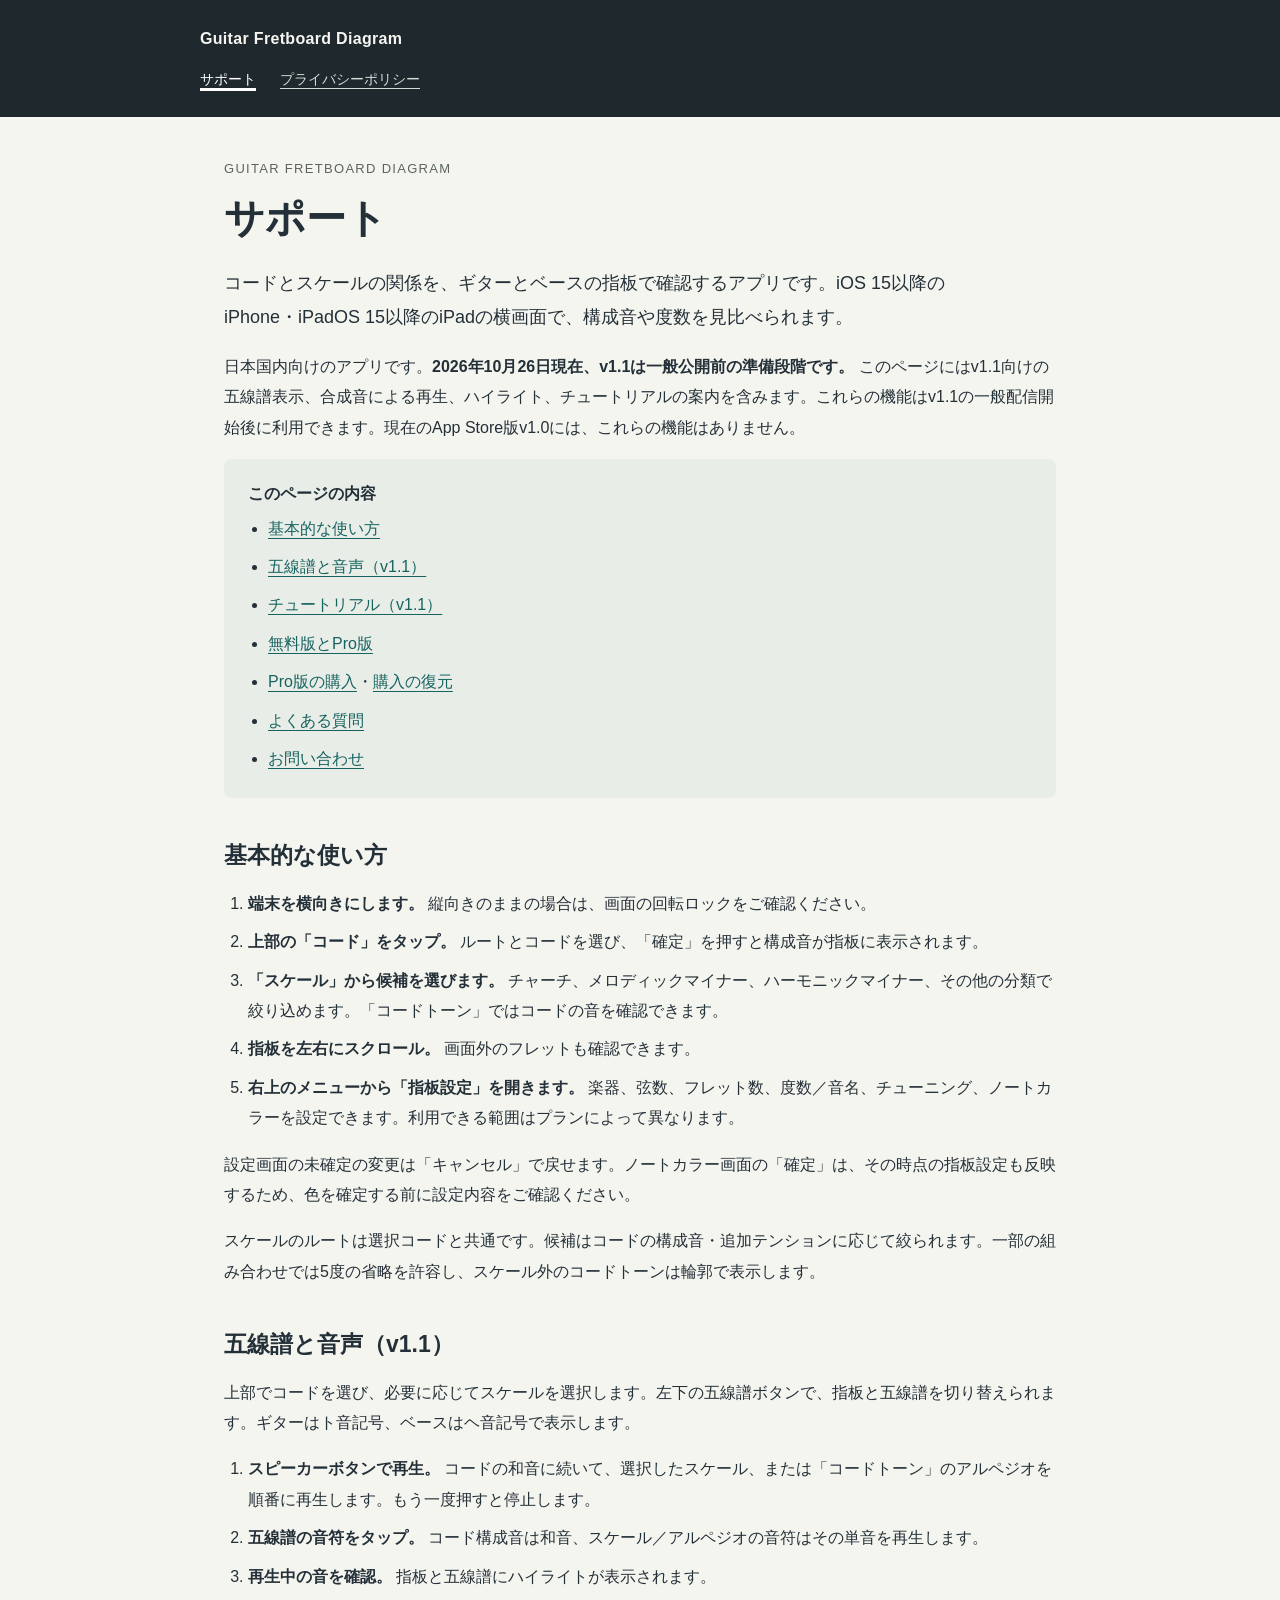
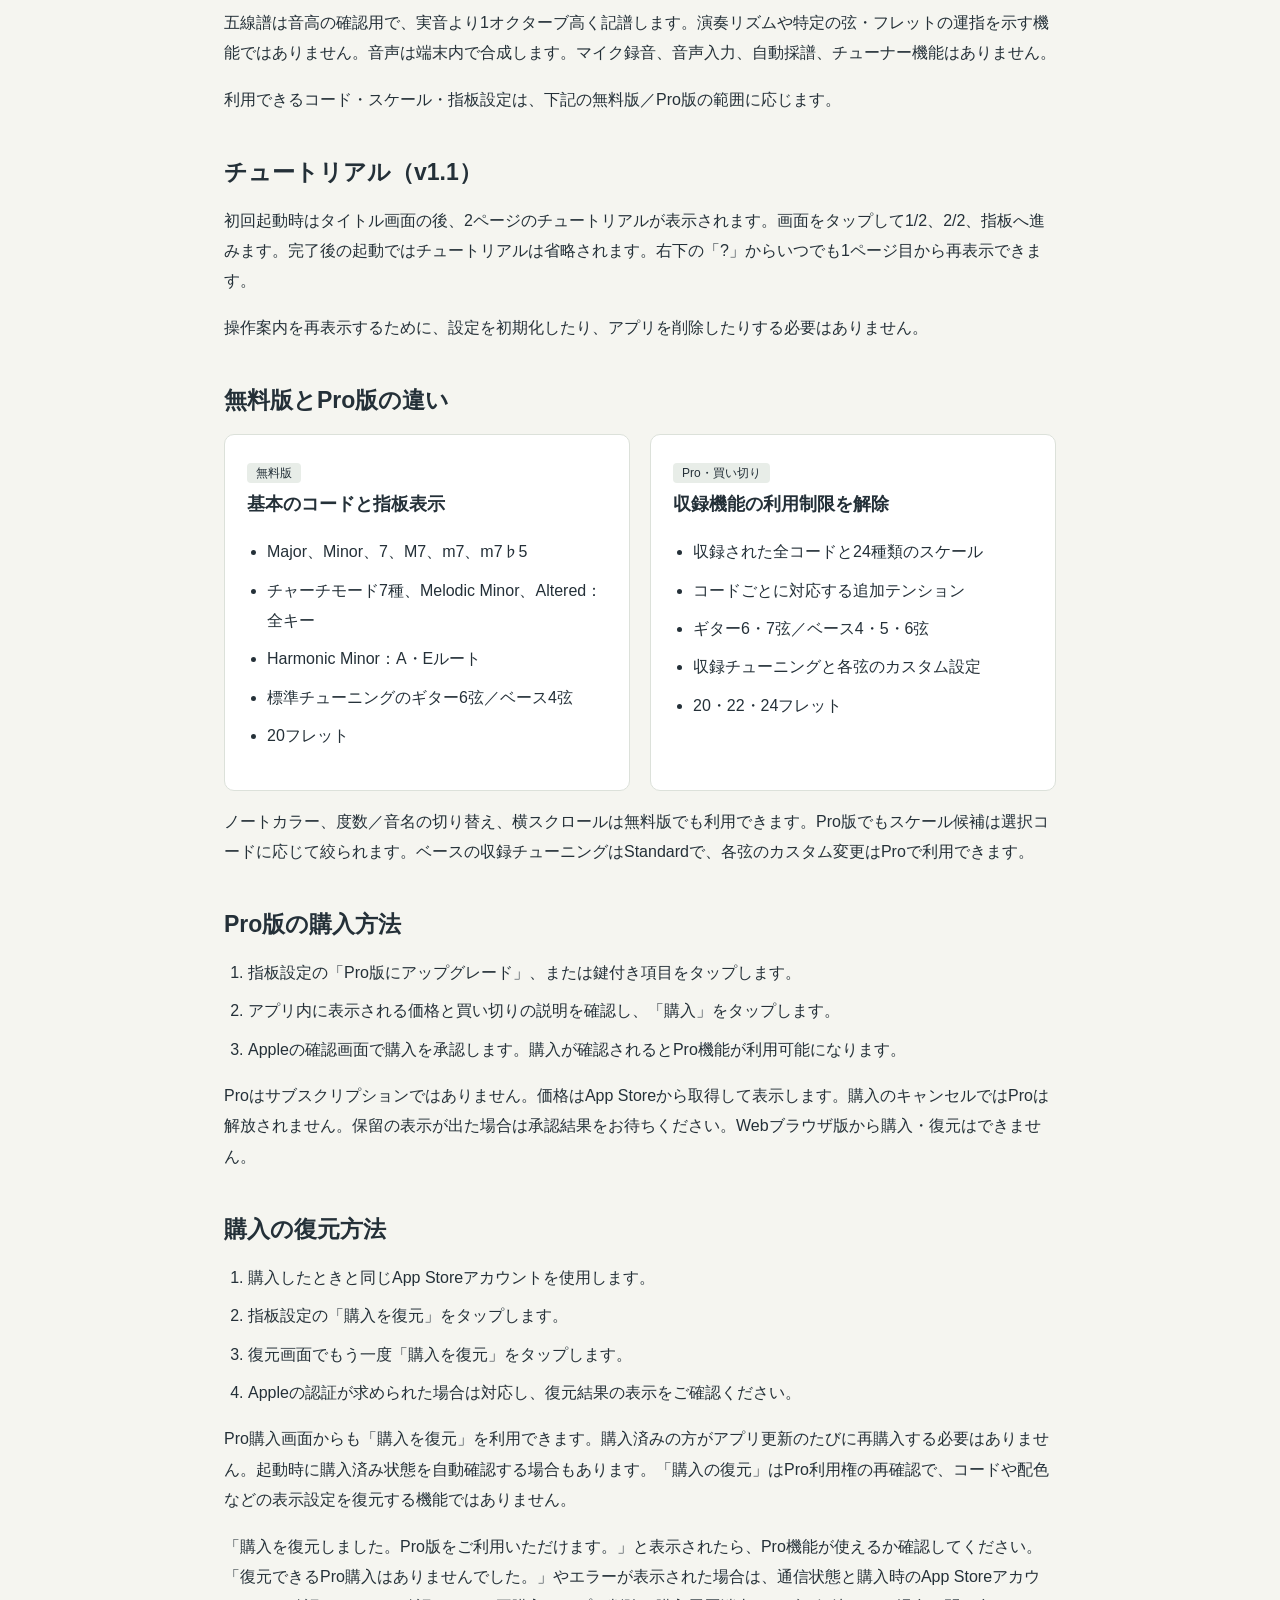
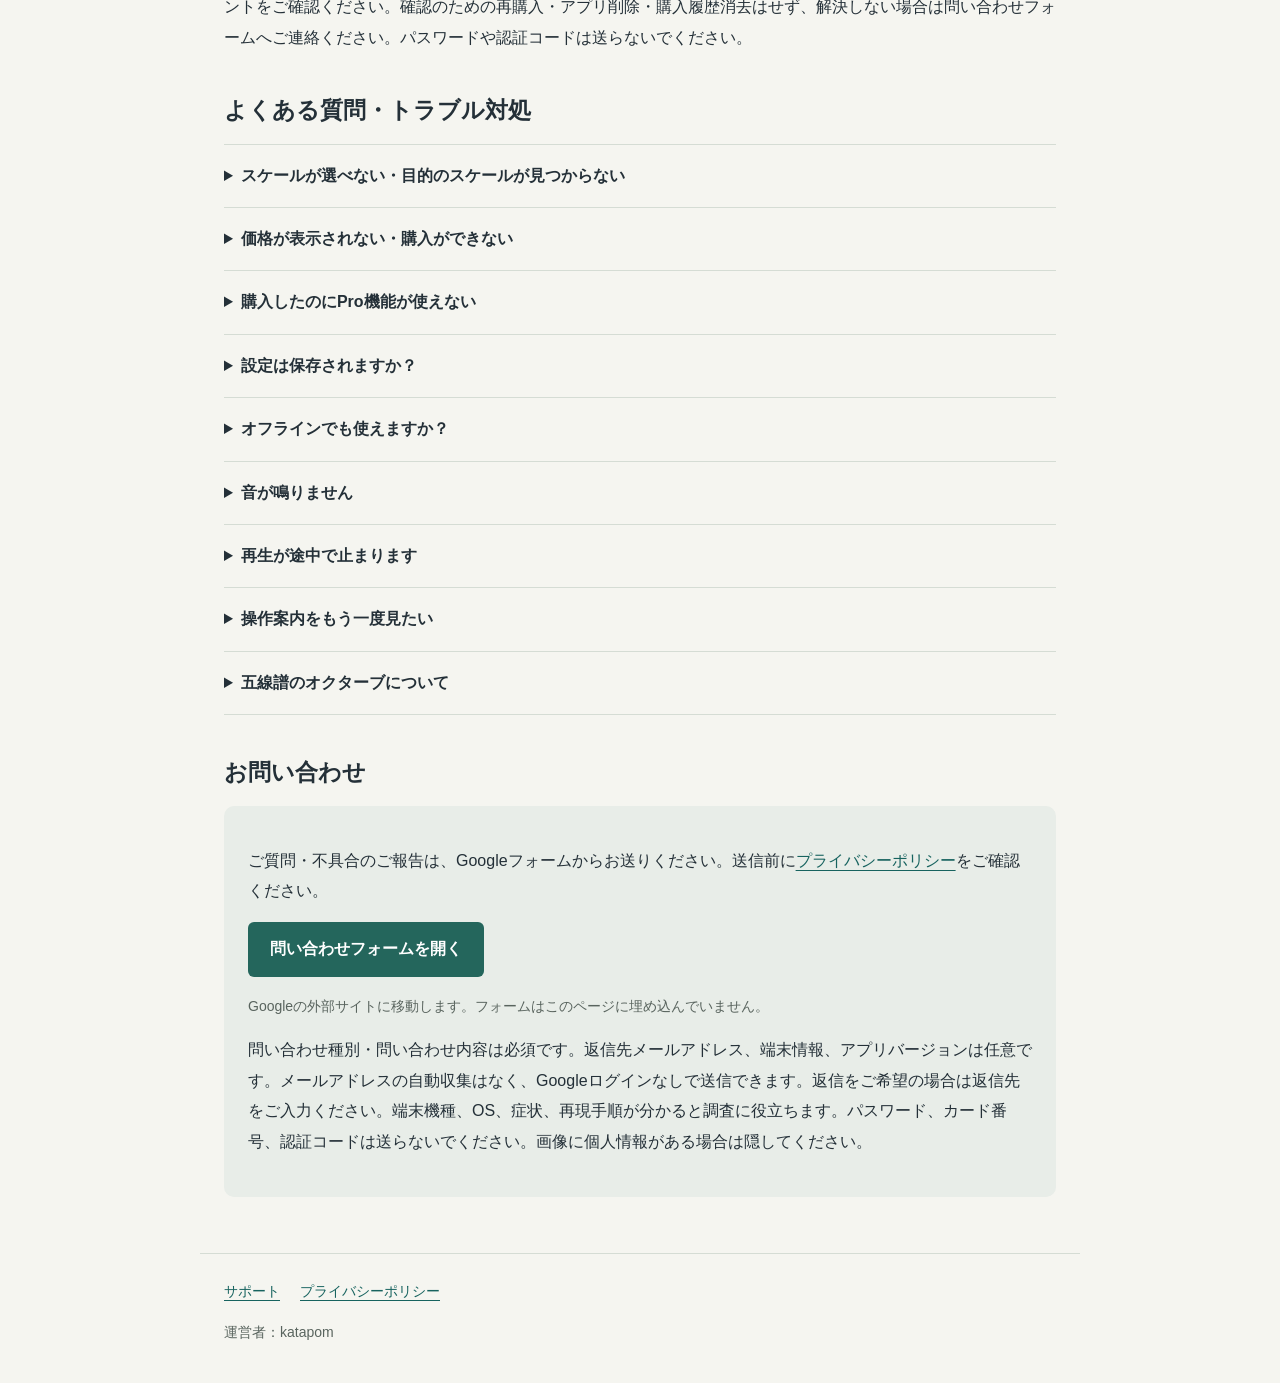
<file: index.html>
<!doctype html>
<html lang="ja"><head><meta charset="utf-8"><meta name="viewport" content="width=device-width, initial-scale=1"><meta name="referrer" content="no-referrer"><meta name="description" content="Guitar Fretboard Diagramのサポート。"><title>サポート | Guitar Fretboard Diagram</title><link rel="stylesheet" href="styles.css"></head>
<body><a class="skip" href="#main">本文へ移動</a><header class="site-header"><a class="brand" href="index.html">Guitar Fretboard Diagram</a><nav aria-label="ページ案内"><a href="index.html" aria-current="page">サポート</a><a href="privacy.html">プライバシーポリシー</a></nav></header><main id="main"><p class="eyebrow">GUITAR FRETBOARD DIAGRAM</p><h1>サポート</h1><p class="lead">コードとスケールの関係を、ギターとベースの指板で確認するアプリです。iOS 15以降のiPhone・iPadOS 15以降のiPadの横画面で、構成音や度数を見比べられます。</p><p>日本国内向けのアプリです。<strong>2026年10月26日現在、v1.1は一般公開前の準備段階です。</strong> このページにはv1.1向けの五線譜表示、合成音による再生、ハイライト、チュートリアルの案内を含みます。これらの機能はv1.1の一般配信開始後に利用できます。現在のApp Store版v1.0には、これらの機能はありません。</p>
<nav class="toc" aria-label="目次"><strong>このページの内容</strong><ul><li><a href="#basics">基本的な使い方</a></li><li><a href="#notation-audio">五線譜と音声（v1.1）</a></li><li><a href="#tutorial">チュートリアル（v1.1）</a></li><li><a href="#plans">無料版とPro版</a></li><li><a href="#purchase">Pro版の購入</a>・<a href="#restore">購入の復元</a></li><li><a href="#faq">よくある質問</a></li><li><a href="#contact">お問い合わせ</a></li></ul></nav>
<section id="basics"><h2>基本的な使い方</h2><ol><li><strong>端末を横向きにします。</strong> 縦向きのままの場合は、画面の回転ロックをご確認ください。</li><li><strong>上部の「コード」をタップ。</strong> ルートとコードを選び、「確定」を押すと構成音が指板に表示されます。</li><li><strong>「スケール」から候補を選びます。</strong> チャーチ、メロディックマイナー、ハーモニックマイナー、その他の分類で絞り込めます。「コードトーン」ではコードの音を確認できます。</li><li><strong>指板を左右にスクロール。</strong> 画面外のフレットも確認できます。</li><li><strong>右上のメニューから「指板設定」を開きます。</strong> 楽器、弦数、フレット数、度数／音名、チューニング、ノートカラーを設定できます。利用できる範囲はプランによって異なります。</li></ol><p>設定画面の未確定の変更は「キャンセル」で戻せます。ノートカラー画面の「確定」は、その時点の指板設定も反映するため、色を確定する前に設定内容をご確認ください。</p><p>スケールのルートは選択コードと共通です。候補はコードの構成音・追加テンションに応じて絞られます。一部の組み合わせでは5度の省略を許容し、スケール外のコードトーンは輪郭で表示します。</p></section>
<section id="notation-audio"><h2>五線譜と音声（v1.1）</h2>
<p>上部でコードを選び、必要に応じてスケールを選択します。左下の五線譜ボタンで、指板と五線譜を切り替えられます。ギターはト音記号、ベースはヘ音記号で表示します。</p>
<ol><li><strong>スピーカーボタンで再生。</strong> コードの和音に続いて、選択したスケール、または「コードトーン」のアルペジオを順番に再生します。もう一度押すと停止します。</li><li><strong>五線譜の音符をタップ。</strong> コード構成音は和音、スケール／アルペジオの音符はその単音を再生します。</li><li><strong>再生中の音を確認。</strong> 指板と五線譜にハイライトが表示されます。</li></ol>
<p>五線譜は音高の確認用で、実音より1オクターブ高く記譜します。演奏リズムや特定の弦・フレットの運指を示す機能ではありません。音声は端末内で合成します。マイク録音、音声入力、自動採譜、チューナー機能はありません。</p>
<p>利用できるコード・スケール・指板設定は、下記の無料版／Pro版の範囲に応じます。</p></section>
<section id="tutorial"><h2>チュートリアル（v1.1）</h2><p>初回起動時はタイトル画面の後、2ページのチュートリアルが表示されます。画面をタップして1/2、2/2、指板へ進みます。完了後の起動ではチュートリアルは省略されます。右下の「?」からいつでも1ページ目から再表示できます。</p><p>操作案内を再表示するために、設定を初期化したり、アプリを削除したりする必要はありません。</p></section>
<section id="plans"><h2>無料版とPro版の違い</h2><div class="cards"><article class="card"><span class="tag">無料版</span><h3>基本のコードと指板表示</h3><ul><li>Major、Minor、7、M7、m7、m7♭5</li><li>チャーチモード7種、Melodic Minor、Altered：全キー</li><li>Harmonic Minor：A・Eルート</li><li>標準チューニングのギター6弦／ベース4弦</li><li>20フレット</li></ul></article><article class="card"><span class="tag">Pro・買い切り</span><h3>収録機能の利用制限を解除</h3><ul><li>収録された全コードと24種類のスケール</li><li>コードごとに対応する追加テンション</li><li>ギター6・7弦／ベース4・5・6弦</li><li>収録チューニングと各弦のカスタム設定</li><li>20・22・24フレット</li></ul></article></div><p>ノートカラー、度数／音名の切り替え、横スクロールは無料版でも利用できます。Pro版でもスケール候補は選択コードに応じて絞られます。ベースの収録チューニングはStandardで、各弦のカスタム変更はProで利用できます。</p></section>
<section id="purchase"><h2>Pro版の購入方法</h2><ol><li>指板設定の「Pro版にアップグレード」、または鍵付き項目をタップします。</li><li>アプリ内に表示される価格と買い切りの説明を確認し、「購入」をタップします。</li><li>Appleの確認画面で購入を承認します。購入が確認されるとPro機能が利用可能になります。</li></ol><p>Proはサブスクリプションではありません。価格はApp Storeから取得して表示します。購入のキャンセルではProは解放されません。保留の表示が出た場合は承認結果をお待ちください。Webブラウザ版から購入・復元はできません。</p></section>
<section id="restore"><h2>購入の復元方法</h2><ol><li>購入したときと同じApp Storeアカウントを使用します。</li><li>指板設定の「購入を復元」をタップします。</li><li>復元画面でもう一度「購入を復元」をタップします。</li><li>Appleの認証が求められた場合は対応し、復元結果の表示をご確認ください。</li></ol><p>Pro購入画面からも「購入を復元」を利用できます。購入済みの方がアプリ更新のたびに再購入する必要はありません。起動時に購入済み状態を自動確認する場合もあります。「購入の復元」はPro利用権の再確認で、コードや配色などの表示設定を復元する機能ではありません。</p><p>「購入を復元しました。Pro版をご利用いただけます。」と表示されたら、Pro機能が使えるか確認してください。「復元できるPro購入はありませんでした。」やエラーが表示された場合は、通信状態と購入時のApp Storeアカウントをご確認ください。確認のための再購入・アプリ削除・購入履歴消去はせず、解決しない場合は問い合わせフォームへご連絡ください。パスワードや認証コードは送らないでください。</p></section>
<section id="faq"><h2>よくある質問・トラブル対処</h2>
<details><summary>スケールが選べない・目的のスケールが見つからない</summary><p>先にコードを選んでください。候補はコードと追加テンションに応じて変わります。分類を「すべて」に戻して確認してください。候補にないスケールを単独で選ぶことはできません。鍵付き候補はPro限定です。</p></details>
<details><summary>価格が表示されない・購入ができない</summary><p>通信状態と端末のアプリ内購入制限をご確認のうえ、Pro画面の「再確認」をお試しください。Apple Accountや支払いの問題はAppleの設定もご確認ください。</p></details>
<details><summary>購入したのにPro機能が使えない</summary><p>アプリを終了して開き直し、購入時と同じApp Storeアカウントで「購入を復元」をお試しください。解決しない場合は下記窓口へご連絡ください。確認のために再購入したり、購入履歴を消去したりする必要はありません。</p></details>
<details><summary>設定は保存されますか？</summary><p>確定したコード・スケール・指板設定は端末内に保存されます。アプリ独自のクラウド同期はありません。アプリの削除等で設定が失われる場合があるため、不具合対処としての削除は慎重に行ってください。保存エラーが表示された場合、現在の表示に反映されていても次回起動時の復元は保証されません。</p></details>
<details><summary>オフラインでも使えますか？</summary><p>指板の計算・描画は端末内で行います。商品情報の取得・購入・復元には通信が必要になる場合があります。オフライン時の購入権限確認を含むすべての動作は保証していません。</p></details>
<details><summary>音が鳴りません</summary><p>v1.0は音声再生に対応していません。v1.1では、先にコードを選び、スピーカーボタンを押してください。端末の音量、Bluetooth機器・イヤホン等の音声出力先を確認してください。五線譜の音符をタップして和音／単音を再生することもできます。エラーが表示される場合は、その文面と再現手順を問い合わせフォームへお知らせください。</p></details>
<details><summary>再生が途中で止まります</summary><p>スピーカーボタンの再押下、コード・スケール・楽器の変更、アプリが背面へ移った場合などに再生は停止します。バックグラウンドで演奏を続ける機能ではありません。</p></details>
<details><summary>操作案内をもう一度見たい</summary><p>v1.1では画面右下の「?」から、2ページのチュートリアルを再表示できます。アプリ削除や設定初期化は不要です。</p></details>
<details><summary>五線譜のオクターブについて</summary><p>五線譜は実音より1オクターブ高く記譜します。画面下の注記をご確認ください。音高を確認するための表示で、リズム譜ではありません。</p></details></section>
<section id="contact"><h2>お問い合わせ</h2><div class="contact"><p>ご質問・不具合のご報告は、Googleフォームからお送りください。送信前に<a href="privacy.html">プライバシーポリシー</a>をご確認ください。</p><p><a class="button" href="https://docs.google.com/forms/d/e/1FAIpQLScnGEa3YlONoe1XNNEjUxwonOqT7G28QHAEeaNeL3XfKKXX0g/viewform" rel="external noreferrer">問い合わせフォームを開く</a></p><p class="small">Googleの外部サイトに移動します。フォームはこのページに埋め込んでいません。</p><p>問い合わせ種別・問い合わせ内容は必須です。返信先メールアドレス、端末情報、アプリバージョンは任意です。メールアドレスの自動収集はなく、Googleログインなしで送信できます。返信をご希望の場合は返信先をご入力ください。端末機種、OS、症状、再現手順が分かると調査に役立ちます。パスワード、カード番号、認証コードは送らないでください。画像に個人情報がある場合は隠してください。</p></div></section></main><footer><a href="index.html">サポート</a><a href="privacy.html">プライバシーポリシー</a><p>運営者：katapom</p></footer></body></html>
</file>
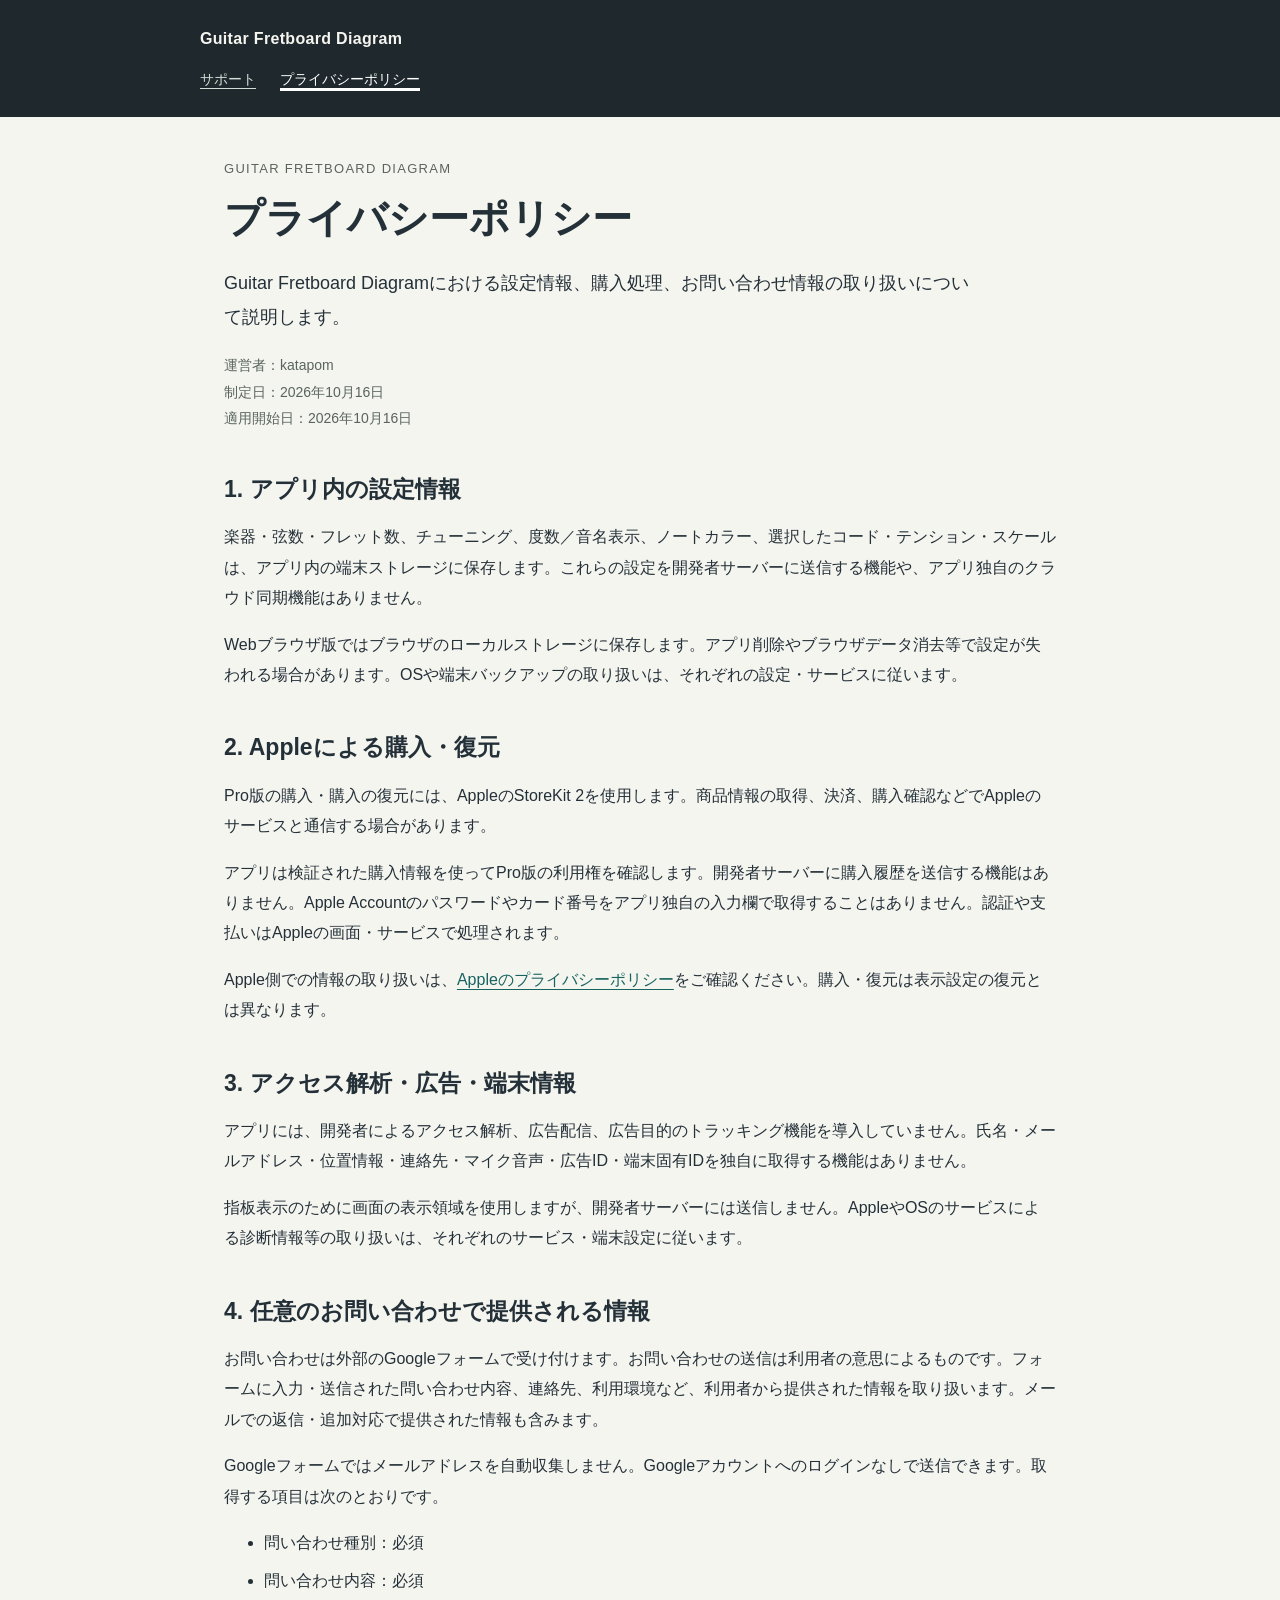
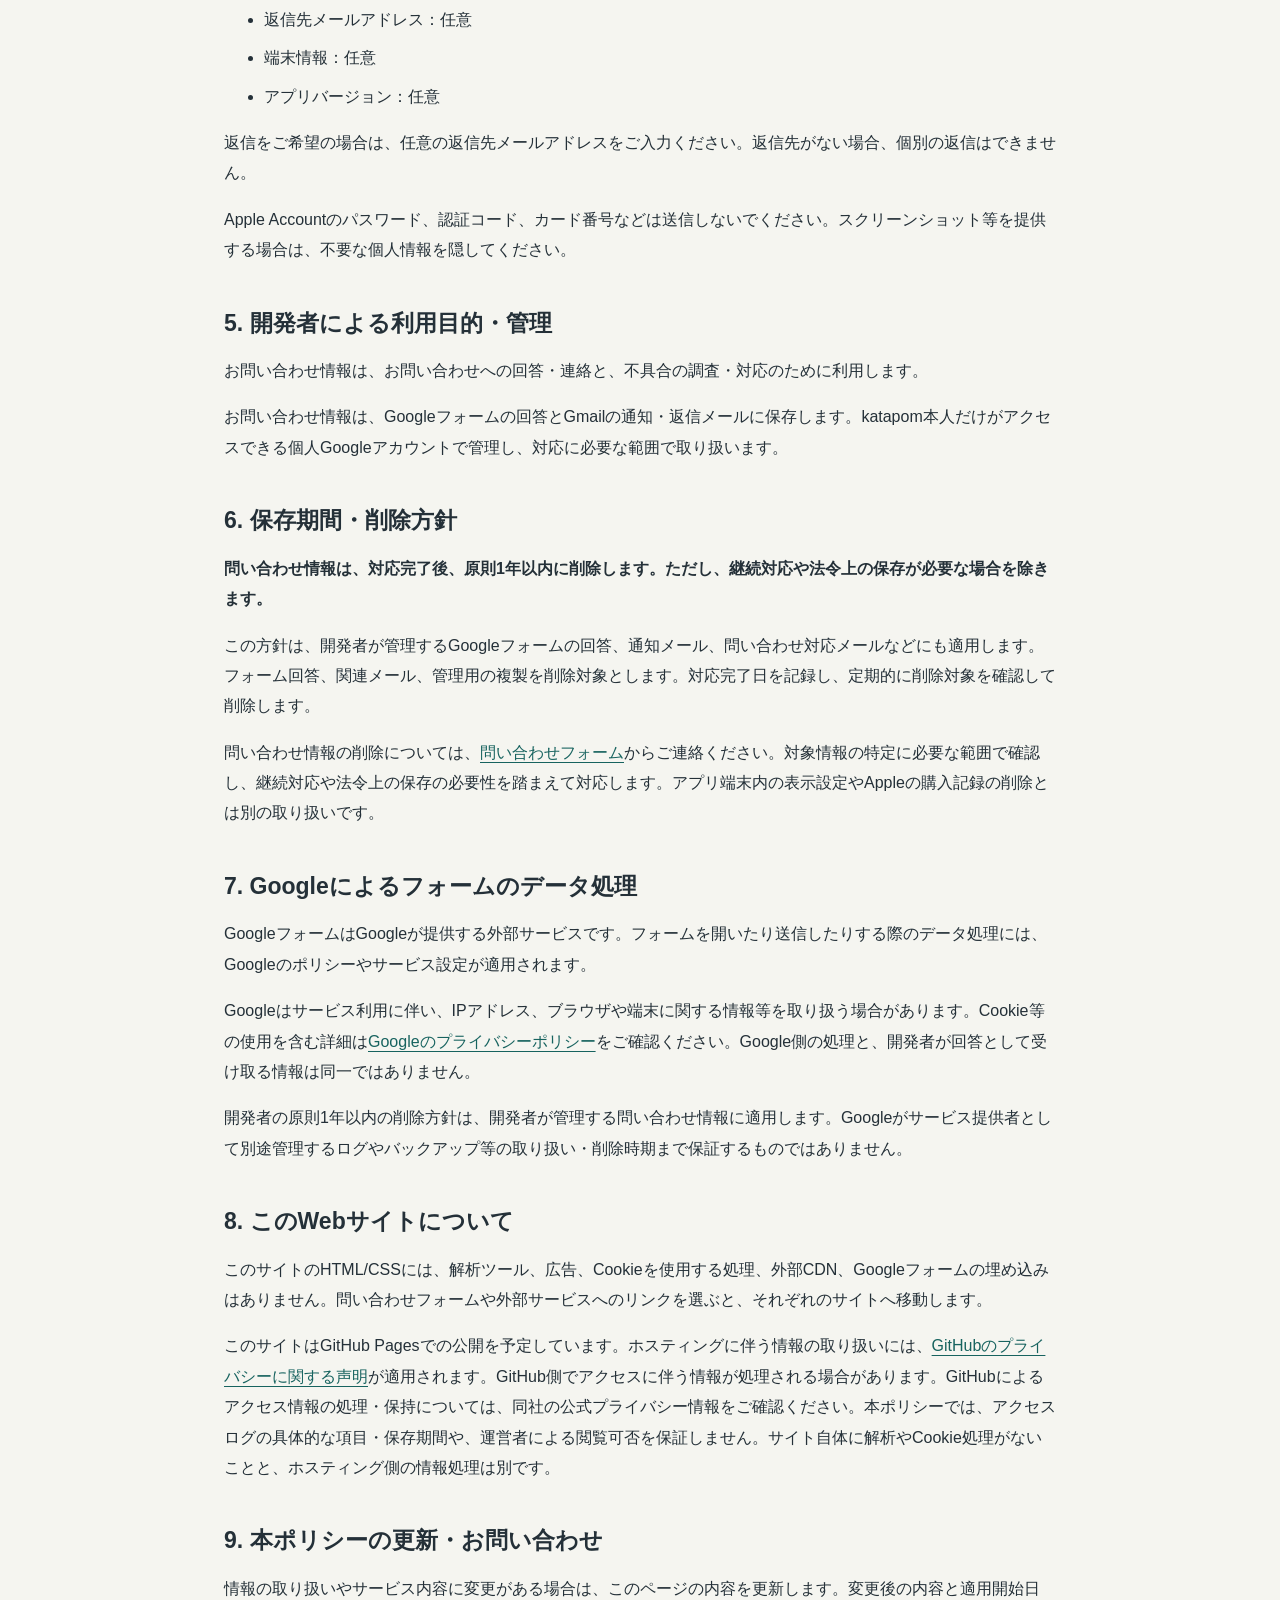
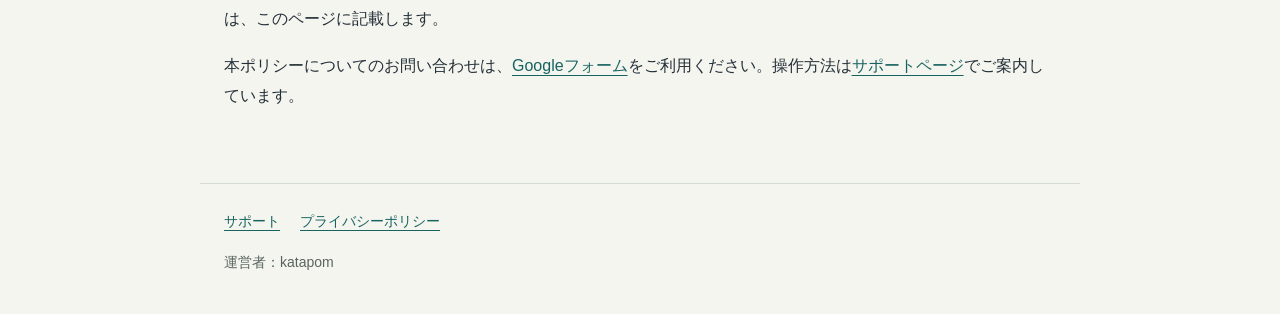
<file: privacy.html>
<!doctype html>
<html lang="ja"><head><meta charset="utf-8"><meta name="viewport" content="width=device-width, initial-scale=1"><meta name="referrer" content="no-referrer"><meta name="description" content="Guitar Fretboard Diagramのプライバシーポリシー。"><title>プライバシーポリシー | Guitar Fretboard Diagram</title><link rel="stylesheet" href="styles.css"></head>
<body><a class="skip" href="#main">本文へ移動</a><header class="site-header"><a class="brand" href="index.html">Guitar Fretboard Diagram</a><nav aria-label="ページ案内"><a href="index.html">サポート</a><a href="privacy.html" aria-current="page">プライバシーポリシー</a></nav></header><main id="main"><p class="eyebrow">GUITAR FRETBOARD DIAGRAM</p><h1>プライバシーポリシー</h1><p class="lead">Guitar Fretboard Diagramにおける設定情報、購入処理、お問い合わせ情報の取り扱いについて説明します。</p><p class="small">運営者：katapom<br>制定日：2026年10月16日<br>適用開始日：2026年10月16日</p>
<section><h2>1. アプリ内の設定情報</h2><p>楽器・弦数・フレット数、チューニング、度数／音名表示、ノートカラー、選択したコード・テンション・スケールは、アプリ内の端末ストレージに保存します。これらの設定を開発者サーバーに送信する機能や、アプリ独自のクラウド同期機能はありません。</p><p>Webブラウザ版ではブラウザのローカルストレージに保存します。アプリ削除やブラウザデータ消去等で設定が失われる場合があります。OSや端末バックアップの取り扱いは、それぞれの設定・サービスに従います。</p></section>
<section><h2>2. Appleによる購入・復元</h2><p>Pro版の購入・購入の復元には、AppleのStoreKit 2を使用します。商品情報の取得、決済、購入確認などでAppleのサービスと通信する場合があります。</p><p>アプリは検証された購入情報を使ってPro版の利用権を確認します。開発者サーバーに購入履歴を送信する機能はありません。Apple Accountのパスワードやカード番号をアプリ独自の入力欄で取得することはありません。認証や支払いはAppleの画面・サービスで処理されます。</p><p>Apple側での情報の取り扱いは、<a href="https://www.apple.com/jp/legal/privacy/" rel="external noreferrer">Appleのプライバシーポリシー</a>をご確認ください。購入・復元は表示設定の復元とは異なります。</p></section>
<section><h2>3. アクセス解析・広告・端末情報</h2><p>アプリには、開発者によるアクセス解析、広告配信、広告目的のトラッキング機能を導入していません。氏名・メールアドレス・位置情報・連絡先・マイク音声・広告ID・端末固有IDを独自に取得する機能はありません。</p><p>指板表示のために画面の表示領域を使用しますが、開発者サーバーには送信しません。AppleやOSのサービスによる診断情報等の取り扱いは、それぞれのサービス・端末設定に従います。</p></section>
<section><h2>4. 任意のお問い合わせで提供される情報</h2><p>お問い合わせは外部のGoogleフォームで受け付けます。お問い合わせの送信は利用者の意思によるものです。フォームに入力・送信された問い合わせ内容、連絡先、利用環境など、利用者から提供された情報を取り扱います。メールでの返信・追加対応で提供された情報も含みます。</p><p>Googleフォームではメールアドレスを自動収集しません。Googleアカウントへのログインなしで送信できます。取得する項目は次のとおりです。</p><ul><li>問い合わせ種別：必須</li><li>問い合わせ内容：必須</li><li>返信先メールアドレス：任意</li><li>端末情報：任意</li><li>アプリバージョン：任意</li></ul><p>返信をご希望の場合は、任意の返信先メールアドレスをご入力ください。返信先がない場合、個別の返信はできません。</p><p>Apple Accountのパスワード、認証コード、カード番号などは送信しないでください。スクリーンショット等を提供する場合は、不要な個人情報を隠してください。</p></section>
<section><h2>5. 開発者による利用目的・管理</h2><p>お問い合わせ情報は、お問い合わせへの回答・連絡と、不具合の調査・対応のために利用します。</p><p>お問い合わせ情報は、Googleフォームの回答とGmailの通知・返信メールに保存します。katapom本人だけがアクセスできる個人Googleアカウントで管理し、対応に必要な範囲で取り扱います。</p></section>
<section><h2>6. 保存期間・削除方針</h2><p><strong>問い合わせ情報は、対応完了後、原則1年以内に削除します。ただし、継続対応や法令上の保存が必要な場合を除きます。</strong></p><p>この方針は、開発者が管理するGoogleフォームの回答、通知メール、問い合わせ対応メールなどにも適用します。フォーム回答、関連メール、管理用の複製を削除対象とします。対応完了日を記録し、定期的に削除対象を確認して削除します。</p><p>問い合わせ情報の削除については、<a href="https://docs.google.com/forms/d/e/1FAIpQLScnGEa3YlONoe1XNNEjUxwonOqT7G28QHAEeaNeL3XfKKXX0g/viewform" rel="external noreferrer">問い合わせフォーム</a>からご連絡ください。対象情報の特定に必要な範囲で確認し、継続対応や法令上の保存の必要性を踏まえて対応します。アプリ端末内の表示設定やAppleの購入記録の削除とは別の取り扱いです。</p></section>
<section><h2>7. Googleによるフォームのデータ処理</h2><p>GoogleフォームはGoogleが提供する外部サービスです。フォームを開いたり送信したりする際のデータ処理には、Googleのポリシーやサービス設定が適用されます。</p><p>Googleはサービス利用に伴い、IPアドレス、ブラウザや端末に関する情報等を取り扱う場合があります。Cookie等の使用を含む詳細は<a href="https://policies.google.com/privacy?hl=ja" rel="external noreferrer">Googleのプライバシーポリシー</a>をご確認ください。Google側の処理と、開発者が回答として受け取る情報は同一ではありません。</p><p>開発者の原則1年以内の削除方針は、開発者が管理する問い合わせ情報に適用します。Googleがサービス提供者として別途管理するログやバックアップ等の取り扱い・削除時期まで保証するものではありません。</p></section>
<section><h2>8. このWebサイトについて</h2><p>このサイトのHTML/CSSには、解析ツール、広告、Cookieを使用する処理、外部CDN、Googleフォームの埋め込みはありません。問い合わせフォームや外部サービスへのリンクを選ぶと、それぞれのサイトへ移動します。</p><p>このサイトはGitHub Pagesでの公開を予定しています。ホスティングに伴う情報の取り扱いには、<a href="https://docs.github.com/en/site-policy/privacy-policies/github-general-privacy-statement" rel="external noreferrer">GitHubのプライバシーに関する声明</a>が適用されます。GitHub側でアクセスに伴う情報が処理される場合があります。GitHubによるアクセス情報の処理・保持については、同社の公式プライバシー情報をご確認ください。本ポリシーでは、アクセスログの具体的な項目・保存期間や、運営者による閲覧可否を保証しません。サイト自体に解析やCookie処理がないことと、ホスティング側の情報処理は別です。</p></section>
<section><h2>9. 本ポリシーの更新・お問い合わせ</h2><p>情報の取り扱いやサービス内容に変更がある場合は、このページの内容を更新します。変更後の内容と適用開始日は、このページに記載します。</p><p>本ポリシーについてのお問い合わせは、<a href="https://docs.google.com/forms/d/e/1FAIpQLScnGEa3YlONoe1XNNEjUxwonOqT7G28QHAEeaNeL3XfKKXX0g/viewform" rel="external noreferrer">Googleフォーム</a>をご利用ください。操作方法は<a href="index.html">サポートページ</a>でご案内しています。</p></section></main><footer><a href="index.html">サポート</a><a href="privacy.html">プライバシーポリシー</a><p>運営者：katapom</p></footer></body></html>
</file>
<file: styles.css>
*{box-sizing:border-box}html{scroll-behavior:smooth}body{margin:0;background:#f5f5f0;color:#243038;font-family:-apple-system,BlinkMacSystemFont,"Helvetica Neue","Hiragino Kaku Gothic ProN",Meiryo,sans-serif;font-size:16px;line-height:1.9;overflow-wrap:anywhere}a{color:#17635f;text-underline-offset:4px}a:focus-visible,summary:focus-visible{outline:3px solid #a67421;outline-offset:4px}.skip{position:absolute;left:16px;top:-100px}.skip:focus{top:12px;background:white;padding:8px;z-index:3}.site-header{background:#1e282d;color:#f6f5ef;padding:24px max(20px,calc((100% - 880px)/2))}.brand{color:inherit;text-decoration:none;font-weight:700;letter-spacing:.02em}.site-header nav{display:flex;gap:24px;flex-wrap:wrap;margin-top:12px}.site-header nav a{color:#d2ddd8;font-size:14px}.site-header nav [aria-current]{color:#fff;text-decoration-thickness:3px}main{max-width:880px;margin:0 auto;padding:40px 24px 56px}h1{font-size:clamp(27px,5vw,40px);line-height:1.4;margin:8px 0 20px}h2{font-size:23px;line-height:1.5;margin:40px 0 16px}h3{font-size:18px;margin:22px 0 8px}.eyebrow{font-size:13px;letter-spacing:.1em;color:#5b655e;margin:0}.lead{font-size:18px;max-width:42em}.toc{background:#e8ede8;padding:20px 24px;border-radius:8px}.toc ul{margin:4px 0;padding-left:20px}.cards{display:grid;grid-template-columns:1fr 1fr;gap:20px}.card{background:white;padding:22px;border:1px solid #dce1da;border-radius:10px}.card h3{margin-top:0}.card ul{padding-left:20px}.tag{font-size:12px;background:#e8ede8;padding:3px 9px;border-radius:4px}li+li{margin-top:8px}ol{padding-left:24px}details{border-top:1px solid #d5dcd4;padding:16px 0}details:last-child{border-bottom:1px solid #d5dcd4}summary{font-weight:600;cursor:pointer}details p{margin:12px 0}.contact{background:#e8ede8;padding:24px;border-radius:10px}.button{display:inline-block;padding:12px 22px;background:#24665c;color:#fff;border-radius:6px;text-decoration:none;font-weight:600}footer{border-top:1px solid #d5dcd4;max-width:880px;margin:auto;padding:24px;font-size:14px;color:#59645e}footer a{margin-right:20px}.small{font-size:14px;color:#59645e}section{scroll-margin-top:20px}@media(max-width:600px){main{padding:28px 20px 40px}.site-header{padding:20px}.cards{grid-template-columns:1fr;gap:16px}h2{font-size:21px}.card{padding:18px}.toc{padding:16px 20px}.contact{padding:20px}}@media(prefers-reduced-motion:reduce){html{scroll-behavior:auto}}
</file>
